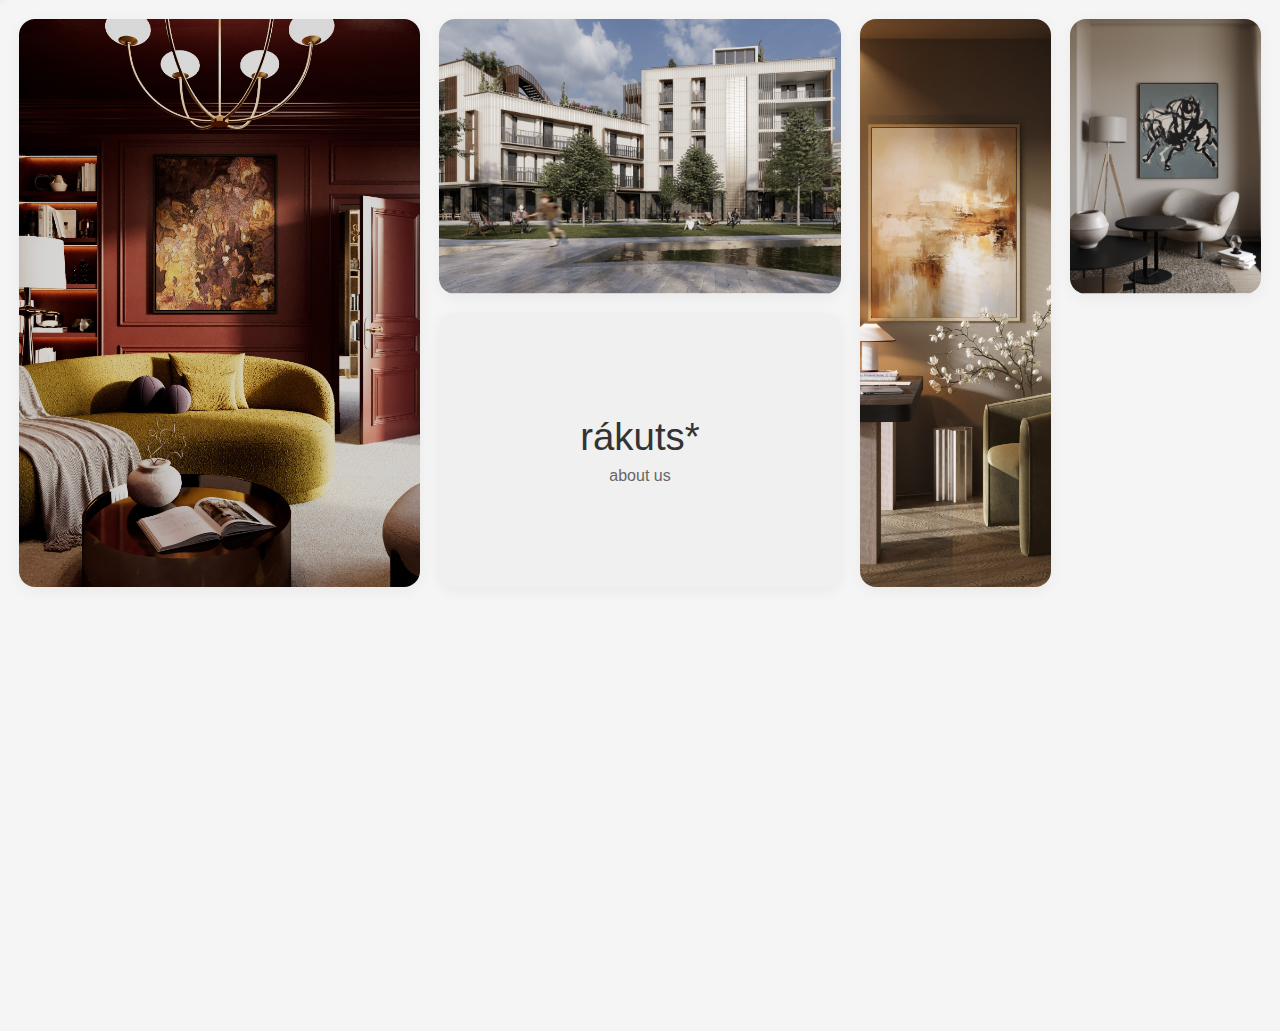
<file: index.html>
<!DOCTYPE html>
<html lang="en">
<head>
    <meta charset="UTF-8">
    <meta name="viewport" content="width=device-width, initial-scale=1.0">
    <title>rákuts - architecture design and visualization studio</title>
    <link rel="icon" href="favicon.svg" type="image/svg+xml">
    <link rel="alternate icon" href="favicon.ico" type="image/x-icon">
    <link rel="stylesheet" href="styles.css">
    <link rel="stylesheet" href="custom-cursor.css">
    <link rel="preconnect" href="https://fonts.googleapis.com">
    <link rel="preconnect" href="https://fonts.gstatic.com" crossorigin>
    <link href="https://fonts.googleapis.com/css2?family=Inter:wght@300;400;500;600;700&display=swap" rel="stylesheet">
</head>
<body>
    <div class="container">
        <div class="bento-grid">
            <!-- Shape 1: Big square occupying points 1.1, 2.1, 1.2 and 2.2 -->
            <div class="bento-item shape-1" data-title="Interior Design" data-description="Lorem ipsum dolor sit amet, consectetur adipiscing elit. Nulla et purus eget erat vulputate pharetra nec ac odio. In hac habitasse platea dictumst. Sed ornare luctus placerat. Donec vel auctor quam. Aliquam et tortor non purus elementum lacinia venenatis eget eros. Phasellus lorem orci, luctus in viverra cursus, vehicula eget nibh. Donec congue magna in augue sodales egestas.">
                <a href="projects/shape1.html" class="full-link"></a>
                <img src="images/1.JPG" alt="Interior Design">
                <div class="overlay">
                    <h3>Project Wonka Chocolate</h3>
                    <p>Year: 2025</p>
                </div>
            </div>
            
            <!-- Shape 2: Rectangle occupying points 3.1 and 4.1 -->
            <div class="bento-item shape-2" data-title="Residential Complex" data-description="Lorem ipsum dolor sit amet, consectetur adipiscing elit. Nulla et purus eget erat vulputate pharetra nec ac odio. In hac habitasse platea dictumst. Sed ornare luctus placerat. Donec vel auctor quam. Aliquam et tortor non purus elementum lacinia venenatis eget eros. Phasellus lorem orci, luctus in viverra cursus, vehicula eget nibh. Donec congue magna in augue sodales egestas.">
                <a href="projects/shape2.html" class="full-link"></a>
                <img src="images/2.PNG" alt="Residential Complex">
                <div class="overlay">
                    <h3>Complex R11</h3>
                    <p>Year: 2023</p>
                </div>
            </div>
            
            <!-- Shape 3: Rectangle occupying points 5.1 and 5.2 -->
            <div class="bento-item shape-3" data-title="Kitchen Design" data-description="Lorem ipsum dolor sit amet, consectetur adipiscing elit. Nulla et purus eget erat vulputate pharetra nec ac odio. In hac habitasse platea dictumst. Sed ornare luctus placerat. Donec vel auctor quam. Aliquam et tortor non purus elementum lacinia venenatis eget eros. Phasellus lorem orci, luctus in viverra cursus, vehicula eget nibh. Donec congue magna in augue sodales egestas.">
                <a href="projects/shape3.html" class="full-link"></a>
                <img src="images/3.JPG" alt="Project Salted Caramel">
                <div class="overlay">
                    <h3>Project Salted Caramel</h3>
                    <p>Year: 2025</p>
                </div>
            </div>
            
            <!-- Shape 4: Square occupying point 6.1 -->
            <div class="bento-item shape-4" data-title="Gallery Space" data-description="Lorem ipsum dolor sit amet, consectetur adipiscing elit. Nulla et purus eget erat vulputate pharetra nec ac odio. In hac habitasse platea dictumst. Sed ornare luctus placerat. Donec vel auctor quam. Aliquam et tortor non purus elementum lacinia venenatis eget eros. Phasellus lorem orci, luctus in viverra cursus, vehicula eget nibh. Donec congue magna in augue sodales egestas.">
                <a href="projects/shape4.html" class="full-link"></a>
                <img src="images/4.PNG" alt="Gallery Space">
                <div class="overlay">
                    <h3>Equestrian Space</h3>
                    <p>Year: 2023</p>
                </div>
            </div>
            
            <!-- Studio Name: Rectangle occupying points 3.2 and 4.2 -->
            <div class="bento-item studio-item" data-title="rákuts*" data-description="about us">
                <a href="about.html" class="full-link"></a>
                <div class="studio-name">
                    <h1>rákuts<span class="blue-asterisk">*</span></h1>
                    <p>about us</p>
                </div>
            </div>
            
            <!-- Shape 5: Square occupying point 1.3 -->
            <div class="bento-item shape-5" data-title="Living Corner" data-description="Lorem ipsum dolor sit amet, consectetur adipiscing elit. Nulla et purus eget erat vulputate pharetra nec ac odio. In hac habitasse platea dictumst. Sed ornare luctus placerat. Donec vel auctor quam. Aliquam et tortor non purus elementum lacinia venenatis eget eros. Phasellus lorem orci, luctus in viverra cursus, vehicula eget nibh. Donec congue magna in augue sodales egestas.">
                <a href="projects/shape5.html" class="full-link"></a>
                <img src="images/5.JPG" alt="Living Corner">
                <div class="overlay">
                    <h3>Project Tropical Paradise</h3>
                    <p>Year: 2025</p>
                </div>
            </div>
            
            <!-- Shape 6: Rectangle occupying points 2.3 and 3.3 -->
            <div class="bento-item shape-6" data-title="Bathroom Design" data-description="Lorem ipsum dolor sit amet, consectetur adipiscing elit. Nulla et purus eget erat vulputate pharetra nec ac odio. In hac habitasse platea dictumst. Sed ornare luctus placerat. Donec vel auctor quam. Aliquam et tortor non purus elementum lacinia venenatis eget eros. Phasellus lorem orci, luctus in viverra cursus, vehicula eget nibh. Donec congue magna in augue sodales egestas.">
                <a href="projects/shape6.html" class="full-link"></a>
                <img src="images/6.PNG" alt="Bathroom Design">
                <div class="overlay">
                    <h3>Villa Savannah</h3>
                    <p>Year: 2024</p>
                </div>
            </div>
            
            <!-- Shape 7: Square occupying point 4.3 -->
            <div class="bento-item shape-7" data-title="Modern Villa" data-description="Lorem ipsum dolor sit amet, consectetur adipiscing elit. Nulla et purus eget erat vulputate pharetra nec ac odio. In hac habitasse platea dictumst. Sed ornare luctus placerat. Donec vel auctor quam. Aliquam et tortor non purus elementum lacinia venenatis eget eros. Phasellus lorem orci, luctus in viverra cursus, vehicula eget nibh. Donec congue magna in augue sodales egestas.">
                <a href="projects/shape7.html" class="full-link"></a>
                <img src="images/7.PNG" alt="Modern Villa">
                <div class="overlay">
                    <h3>Project Scandi</h3>
                    <p>Year: 2024</p>
                </div>
            </div>
            
            <!-- Shape 8: Square occupying point 5.3 -->
            <div class="bento-item shape-8" data-title="Dining Space" data-description="Lorem ipsum dolor sit amet, consectetur adipiscing elit. Nulla et purus eget erat vulputate pharetra nec ac odio. In hac habitasse platea dictumst. Sed ornare luctus placerat. Donec vel auctor quam. Aliquam et tortor non purus elementum lacinia venenatis eget eros. Phasellus lorem orci, luctus in viverra cursus, vehicula eget nibh. Donec congue magna in augue sodales egestas.">
                <a href="projects/shape8.html" class="full-link"></a>
                <img src="images/8.PNG" alt="Dining Space">
                <div class="overlay">
                    <h3>Project Vanilla</h3>
                    <p>Year: 2025</p>
                </div>
            </div>
            
            <!-- Shape 9: Rectangle occupying points 6.2 and 6.3 -->
            <div class="bento-item shape-9" data-title="Spa Bathroom" data-description="Lorem ipsum dolor sit amet, consectetur adipiscing elit. Nulla et purus eget erat vulputate pharetra nec ac odio. In hac habitasse platea dictumst. Sed ornare luctus placerat. Donec vel auctor quam. Aliquam et tortor non purus elementum lacinia venenatis eget eros. Phasellus lorem orci, luctus in viverra cursus, vehicula eget nibh. Donec congue magna in augue sodales egestas.">
                <a href="projects/shape9.html" class="full-link"></a>
                <img src="images/9.PNG" alt="Spa Bathroom">
                <div class="overlay">
                    <h3>Solitude View</h3>
                    <p>Year: 2024</p>
                </div>
            </div>
        </div>
    </div>

    <!-- Mobile-only footer -->
    <footer class="mobile-footer">
        <div class="footer-content">
            <div class="footer-logo">rákuts<span class="blue-asterisk">*</span></div>
            <div class="footer-links">
                <a href="about.html">About</a>
                <a href="javascript:void(0)" id="contact-link">Contact</a>
                <a href="https://www.instagram.com/rakutsarchive" target="_blank">Instagram</a>
            </div>
            <div class="footer-copyright">
                © 2024 rákuts archive. All rights reserved.
            </div>
        </div>
    </footer>

    <!-- Email pop-up -->
    <div id="email-popup" class="email-popup">
        <div class="popup-content">
            <span class="close-popup">&times;</span>
            <h3>Contact</h3>
            <p>rakuts.clients@gmail.com</p>
            <button id="copy-email">Copy Email</button>
        </div>
    </div>

    <div class="page-transition"></div>

    <script src="custom-cursor.js"></script>
    <script src="script.js"></script>
</body>
</html>
</file>
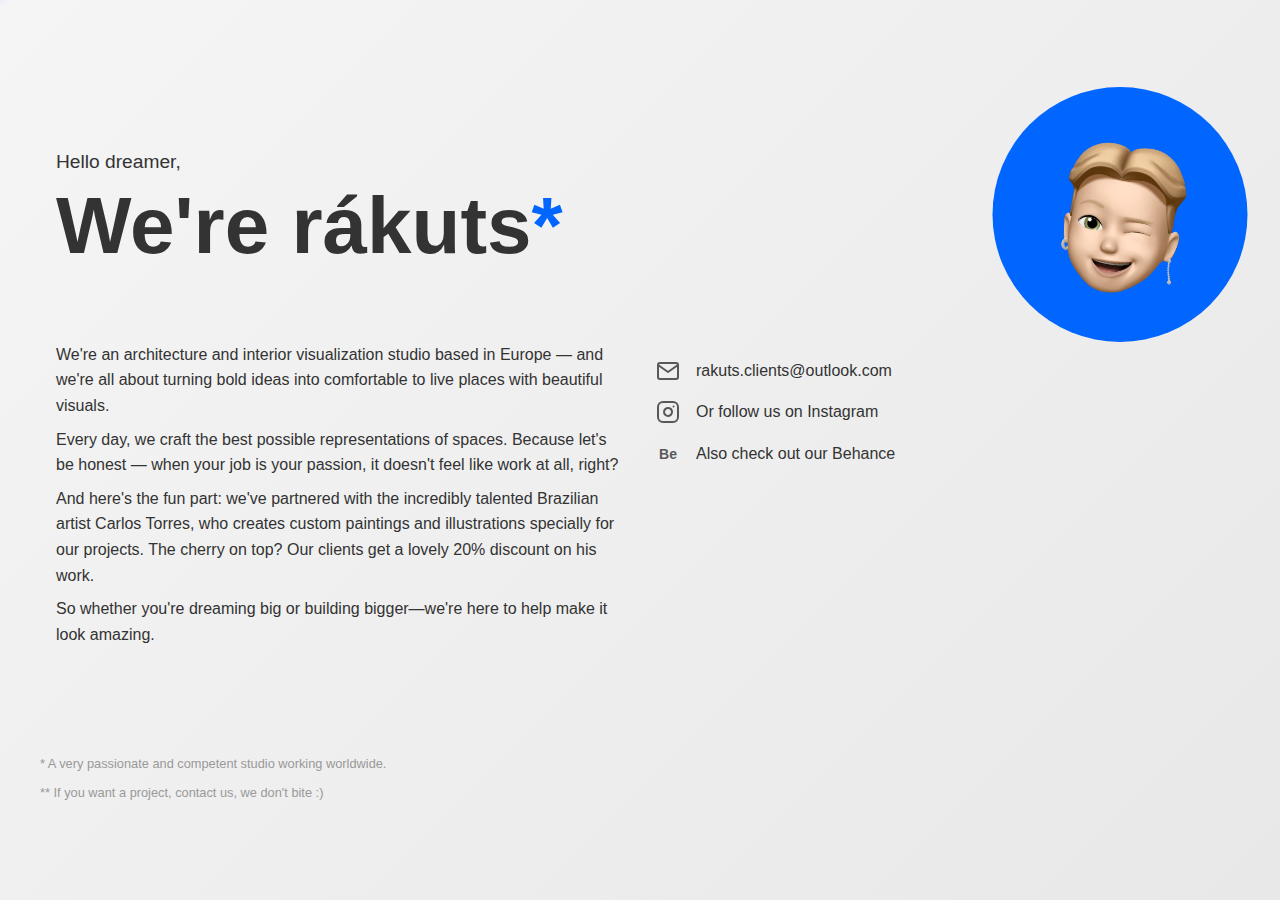
<file: about.html>
<!DOCTYPE html>
<html lang="en">
<head>
    <meta charset="UTF-8">
    <meta name="viewport" content="width=device-width, initial-scale=1.0">
    <title>About - rákuts archive</title>
    <link rel="icon" href="favicon.svg" type="image/svg+xml">
    <link rel="alternate icon" href="favicon.ico" type="image/x-icon">
    <link rel="stylesheet" href="about.css">
    <link rel="stylesheet" href="custom-cursor.css">
    <link rel="preconnect" href="https://fonts.googleapis.com">
    <link rel="preconnect" href="https://fonts.gstatic.com" crossorigin>
    <link href="https://fonts.googleapis.com/css2?family=Inter:wght@300;400;500;600;700&display=swap" rel="stylesheet">
    <style>
        * {
            margin: 0;
            padding: 0;
            box-sizing: border-box;
        }
        
        body {
            font-family: -apple-system, BlinkMacSystemFont, 'SF Pro Display', 'SF Pro Text', sans-serif;
            background-color: #fff;
            color: #333;
            line-height: 1.6;
            max-width: 1400px;
            margin: 0 auto;
            padding: 0 40px;
        }
        
        .grid-container {
            display: grid;
            grid-template-columns: 1fr 1fr;
            grid-template-rows: 1fr auto auto 1fr auto;
            min-height: 95vh;
            align-items: start;
            gap: 0;
            margin: 0;
            padding: 20px 0;
        }
        
        .spacer {
            grid-column: 1 / 3;
            grid-row: 1 / 2;
        }
        
        .grid-cell {
            padding: 1rem;
            display: flex;
            flex-direction: column;
        }
        
        .title {
            grid-column: 1 / 2;
            grid-row: 2 / 3;
            padding-top: 0;
            margin-top: 0;
            align-self: center;
            display: flex;
            flex-direction: column;
            justify-content: center;
        }
        
        .title h1 {
            font-size: 5rem;
            font-weight: 900;
            color: #333;
            line-height: 1;
            font-family: -apple-system, BlinkMacSystemFont, 'SF Pro Display', 'SF Pro Text', sans-serif;
        }
        
        .title span {
            color: #0066ff;
        }
        
        .title .greeting-text {
            font-size: 1.2rem;
            color: #333;
            margin-bottom: 0.5rem;
            font-weight: normal;
            font-family: -apple-system, BlinkMacSystemFont, 'SF Pro Text', 'SF Pro Display', sans-serif;
        }
        
        .memoji-container {
            grid-column: 2 / 3;
            grid-row: 2 / 3;
            display: flex;
            justify-content: flex-end;
            align-items: center;
            align-self: center;
            position: relative;
            width: 255px;
            height: 255px;
            margin-left: 80%;
            transform: translateX(-50%);
        }
        
        .confetti-container {
            position: absolute;
            top: 0;
            left: 0;
            width: 100%;
            height: 100%;
            z-index: 1;
            pointer-events: none;
        }
        
        .memoji-circle {
            position: absolute;
            top: 0;
            left: 0;
            width: 255px;
            height: 255px;
            border-radius: 50%;
            background-color: #0066ff;
            display: flex;
            justify-content: center;
            align-items: center;
            overflow: hidden;
            z-index: 2;
            transition: transform 0.3s ease;
        }
        
        .memoji-circle:hover {
            transform: scale(1.05);
        }
        
        .memoji-circle .memoji-default {
            width: 90%;
            height: 90%;
            object-fit: contain;
            transition: opacity 0.3s ease;
        }
        
        .memoji-circle .memoji-hover {
            position: absolute;
            width: 90%;
            height: 90%;
            object-fit: contain;
            opacity: 0;
            transition: opacity 0.3s ease;
        }
        
        .memoji-circle:hover .memoji-default {
            opacity: 0;
        }
        
        .memoji-circle:hover .memoji-hover {
            opacity: 1;
        }
        
        .confetti {
            position: absolute;
            width: 10px;
            height: 10px;
            opacity: 0;
            transform: translateY(0) rotate(0deg);
            pointer-events: none;
            transition: opacity 0.1s ease;
        }
        
        .memoji-container:hover .confetti {
            animation: confetti-fall 1.5s ease-out forwards;
            opacity: 1;
        }
        
        @keyframes confetti-fall {
            0% {
                transform: translateY(0) rotate(0deg);
                opacity: 1;
            }
            100% {
                transform: translateY(300px) rotate(720deg);
                opacity: 0;
            }
        }
        
        .bio {
            grid-column: 1 / 2;
            grid-row: 3 / 4;
            padding-top: 0;
            padding-bottom: 1rem;
        }
        
        .bio p {
            font-size: 1rem;
            margin-bottom: 0.5rem;
            font-family: -apple-system, BlinkMacSystemFont, 'SF Pro Text', 'SF Pro Display', sans-serif;
        }
        
        .links {
            grid-column: 2 / 3;
            grid-row: 3 / 4;
            padding-top: 1rem;
            display: flex;
            flex-direction: column;
            align-items: flex-start;
        }
        
        .link-item {
            display: flex;
            align-items: center;
            margin-bottom: 1rem;
            text-decoration: none;
            color: #333;
            transition: all 0.3s ease;
        }
        
        .link-item:hover {
            font-weight: 600;
            color: #0066ff;
        }
        
        .link-icon {
            width: 24px;
            margin-right: 1rem;
            opacity: 0.8;
            transition: opacity 0.3s ease;
        }
        
        .link-item:hover .link-icon {
            opacity: 1;
        }
        
        .note {
            grid-column: 1 / 3;
            grid-row: 5 / 6;
            margin-top: 1rem;
            font-size: 0.8rem;
            color: #999;
            align-self: end;
            padding-bottom: 1.5rem;
        }
        
        .note p {
            margin-bottom: 0.5rem;
        }
        
        .footer {
            grid-column: 2 / 3;
            grid-row: 3 / 4;
            align-self: start;
            padding-top: 2rem;
            text-align: right;
            font-size: 0.9rem;
            color: #999;
        }
        
        .footer a {
            color: #999;
            text-decoration: none;
        }
        
        .footer a:hover {
            text-decoration: underline;
        }
        
        .back-link {
            position: fixed;
            bottom: 2rem;
            left: 2rem;
            padding: 0.7rem 1.5rem;
            background-color: #f0f0f0;
            color: #333;
            text-decoration: none;
            border-radius: 8px;
            font-weight: 500;
            transition: background-color 0.3s;
            z-index: 100;
            font-family: -apple-system, BlinkMacSystemFont, 'SF Pro Text', 'SF Pro Display', sans-serif;
        }
        
        .back-link:hover {
            background-color: #e0e0e0;
        }
        
        @media (max-width: 768px) {
            body {
                padding: 0 20px;
            }
            
            .grid-container {
                grid-template-columns: 1fr;
                grid-template-rows: auto auto auto auto auto;
                margin: 20px 0;
            }
            
            .title, .bio, .links, .note {
                grid-column: 1 / 2;
            }
            
            .title h1 {
                font-size: 3.5rem;
            }
            
            .links {
                grid-row: 4 / 5;
            }
            
            .note {
                grid-row: 5 / 6;
            }
            
            .footer {
                grid-column: 1 / 2;
                grid-row: 3 / 4;
                align-self: start;
                text-align: left;
                padding-top: 0;
                padding-bottom: 1rem;
            }
            
            /* Specific memoji container styles for mobile */
            .memoji-container {
                grid-column: 1 / 1;
                grid-row: 1 / 1;
                display: flex;
                justify-content: flex-end;
                align-items: center;
                align-self: center;
                position: relative;
                width: 255px;
                height: 270px;
                margin-left: 50%;
                transform: translateX(-50%);
            }
            
            .memoji-circle {
                width: 255px;
                height: 255px;
                top: 50%;
                left: 50%;
                transform: translate(-50%, -50%);
            }
            
            /* Prevent circle from moving on hover/click in mobile */
            .memoji-circle:hover {
                transform: translate(-50%, -50%);
            }
            
            /* Still show hover effects for the images */
            .memoji-circle:hover .memoji-default,
            .memoji-circle:hover .memoji-hover {
                /* Keep these effects */
            }
            
            /* Back button mobile styles */
            .back-link {
                bottom: 1.5rem;
                left: 50%;
                transform: translateX(-50%);
                padding: 0.6rem 1.2rem;
                font-size: 0.9rem;
                border-radius: 25px;
                width: auto;
                min-width: 140px;
                text-align: center;
                box-shadow: 0 2px 8px rgba(0, 0, 0, 0.1);
            }
        }
        
        @media (max-width: 480px) {
            .grid-cell {
                padding: 1.5rem;
            }
            
            .title h1 {
                font-size: 2.5rem;
            }
        }
        
        /* Styles for email copy functionality */
        .copy-message {
            position: fixed;
            left: 50%;
            top: 50%;
            transform: translate(-50%, -50%);
            background-color: #0066ff;
            color: white;
            padding: 10px 20px;
            border-radius: 5px;
            font-weight: 500;
            opacity: 0;
            pointer-events: none;
            transition: opacity 0.3s ease;
            z-index: 9999;
            font-family: -apple-system, BlinkMacSystemFont, 'SF Pro Text', 'SF Pro Display', sans-serif;
            box-shadow: 0 4px 15px rgba(0, 0, 0, 0.1);
        }
        
        .copy-message.show {
            opacity: 1;
            animation: fadeInOut 1.5s ease forwards;
        }
        
        @keyframes fadeInOut {
            0% { opacity: 0; transform: translate(-50%, -50%) scale(0.9); }
            15% { opacity: 1; transform: translate(-50%, -50%) scale(1); }
            85% { opacity: 1; transform: translate(-50%, -50%) scale(1); }
            100% { opacity: 0; transform: translate(-50%, -50%) scale(0.9); }
        }
        
        /* Make the email item appear more clickable */
        .email-link {
            cursor: pointer;
        }
        
        .email-link:hover {
            font-weight: 600;
            color: #0066ff;
        }
        
        .behance-icon {
            font-family: -apple-system, BlinkMacSystemFont, 'SF Pro Display', 'SF Pro Text', sans-serif;
            font-weight: bold;
            font-size: 14px;
            width: 24px;
            height: 24px;
            display: flex;
            align-items: center;
            justify-content: center;
            color: #333;
            margin-right: 1rem;
            opacity: 0.8;
            transition: opacity 0.3s ease;
        }
        
        .link-item:hover .behance-icon {
            opacity: 1;
            color: #0066ff;
        }
    </style>
</head>
<body>
    <div class="grid-container">
        <div class="spacer"></div>
        
        <div class="grid-cell title">
            <p class="greeting-text">Hello dreamer,</p>
            <h1>We're rákuts<span>*</span></h1>
        </div>
        
        <div class="memoji-container">
            <div class="confetti-container" id="confetti-container"></div>
            <div class="memoji-circle">
                <img src="images/memoji.png" alt="Memoji" class="memoji-default">
                <img src="images/memoji2.png" alt="Memoji Hover" class="memoji-hover">
            </div>
        </div>
        
        <div class="grid-cell bio">
            <p>We're an architecture and interior visualization studio based in Europe — and we're all about turning bold ideas into comfortable to live places with beautiful visuals.</p>
            <p>Every day, we craft the best possible representations of spaces. Because let's be honest — when your job is your passion, it doesn't feel like work at all, right?
            <p>And here's the fun part: we've partnered with the incredibly talented Brazilian artist Carlos Torres, who creates custom paintings and illustrations specially for our projects. The cherry on top? Our clients get a lovely 20% discount on his work.</p>
            <p>So whether you're dreaming big or building bigger—we're here to help make it look amazing.</p>
        </div>
        
        <div class="grid-cell links">
            <a href="mailto:rakuts.clients@outlook.com" class="link-item email-link">
                <svg class="link-icon" xmlns="http://www.w3.org/2000/svg" viewBox="0 0 24 24" fill="none" stroke="currentColor" stroke-width="2" stroke-linecap="round" stroke-linejoin="round">
                    <path d="M4 4h16c1.1 0 2 .9 2 2v12c0 1.1-.9 2-2 2H4c-1.1 0-2-.9-2-2V6c0-1.1.9-2 2-2z"></path>
                    <polyline points="22,6 12,13 2,6"></polyline>
                </svg>
                rakuts.clients@outlook.com
            </a>
            
            <a href="https://www.instagram.com/rakutsarchive" class="link-item" target="_blank">
                <svg class="link-icon" xmlns="http://www.w3.org/2000/svg" viewBox="0 0 24 24" fill="none" stroke="currentColor" stroke-width="2" stroke-linecap="round" stroke-linejoin="round">
                    <rect x="2" y="2" width="20" height="20" rx="5" ry="5"></rect>
                    <path d="M16 11.37A4 4 0 1 1 12.63 8 4 4 0 0 1 16 11.37z"></path>
                    <line x1="17.5" y1="6.5" x2="17.51" y2="6.5"></line>
                </svg>
                Or follow us on Instagram
            </a>
            
            <a href="https://www.behance.net/romanrakuts" class="link-item" target="_blank">
                <div class="link-icon behance-icon">Be</div>
                Also check out our Behance
            </a>
        </div>
        
        <div class="note">
            <p>* A very passionate and competent studio working worldwide.</p>
            <p>** If you want a project, contact us, we don't bite :)</p>
        </div>
    </div>
    
    <a href="index.html" class="back-link">Back to Portfolio</a>
    
    <div class="copy-message" id="copy-message">Email copied!</div>
    
    <script src="custom-cursor.js"></script>
    <script>
        // Create confetti elements
        const confettiContainer = document.getElementById('confetti-container');
        const confettiColors = ['#FFC700', '#FF0055', '#0066FF', '#44DD00', '#FF4422', '#9D00FF'];
        const confettiCount = 60;
        
        for (let i = 0; i < confettiCount; i++) {
            const confetti = document.createElement('div');
            confetti.classList.add('confetti');
            
            // Random position around the circle
            const angle = Math.random() * 360;
            const distance = 110 + Math.random() * 60;
            const x = Math.cos(angle * Math.PI / 180) * distance + 127;
            const y = Math.sin(angle * Math.PI / 180) * distance + 127;
            
            confetti.style.left = `${x}px`;
            confetti.style.top = `${y}px`;
            
            // Random size
            const size = 5 + Math.random() * 10;
            confetti.style.width = `${size}px`;
            confetti.style.height = `${size}px`;
            
            // Random color
            const color = confettiColors[Math.floor(Math.random() * confettiColors.length)];
            confetti.style.backgroundColor = color;
            
            // Random shape
            const shapes = ['circle', 'square', 'triangle'];
            const shape = shapes[Math.floor(Math.random() * shapes.length)];
            if (shape === 'circle') {
                confetti.style.borderRadius = '50%';
            } else if (shape === 'triangle') {
                confetti.style.width = '0';
                confetti.style.height = '0';
                confetti.style.backgroundColor = 'transparent';
                confetti.style.borderLeft = `${size/2}px solid transparent`;
                confetti.style.borderRight = `${size/2}px solid transparent`;
                confetti.style.borderBottom = `${size}px solid ${color}`;
            }
            
            // Random animation delay
            confetti.style.animationDelay = `${Math.random() * 0.5}s`;
            
            confettiContainer.appendChild(confetti);
        }
        
        // Email copy to clipboard functionality
        document.addEventListener('DOMContentLoaded', function() {
            const emailLink = document.querySelector('.email-link');
            const copyMessage = document.getElementById('copy-message');
            
            emailLink.addEventListener('click', function(e) {
                // Prevent default mailto: behavior
                e.preventDefault();
                
                // Get the email text
                const email = 'rakuts.clients@outlook.com';
                
                // Copy to clipboard
                navigator.clipboard.writeText(email).then(function() {
                    // Show success message
                    copyMessage.classList.add('show');
                    
                    // Hide message after animation completes
                    setTimeout(function() {
                        copyMessage.classList.remove('show');
                    }, 1500);
                })
                .catch(function(err) {
                    console.error('Could not copy text: ', err);
                    // Fall back to mailto if clipboard fails
                    window.location.href = 'mailto:' + email;
                });
            });
        });
    </script>
</body>
</html>
</file>
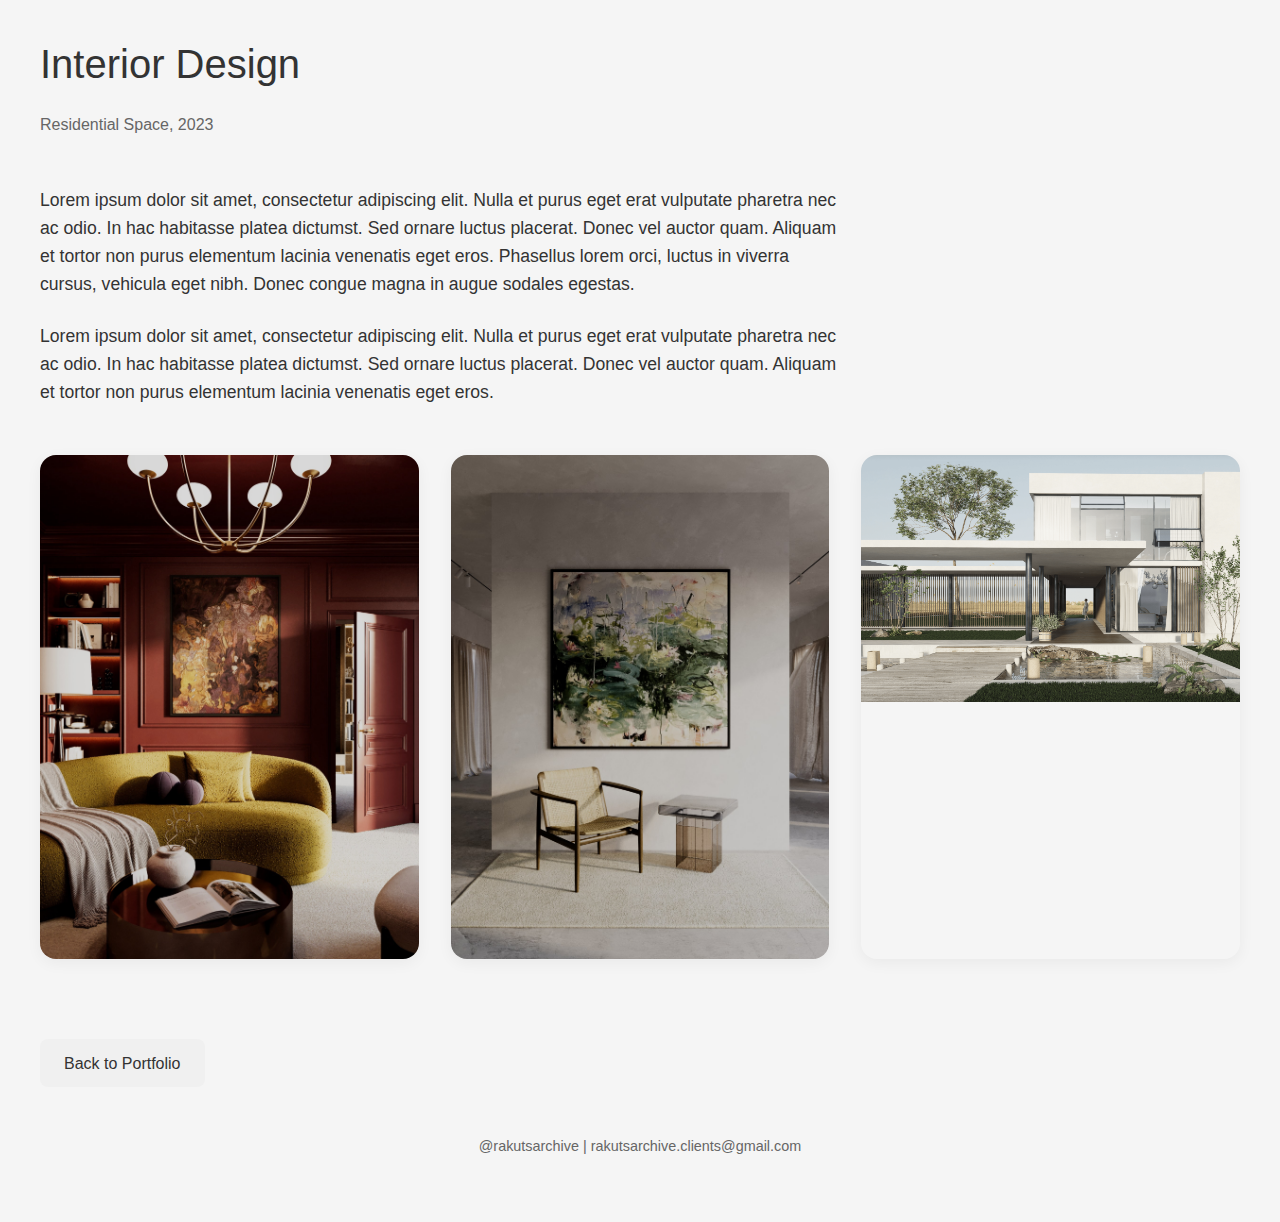
<file: projects/interior-design.html>
<!DOCTYPE html>
<html lang="en">
<head>
    <meta charset="UTF-8">
    <meta name="viewport" content="width=device-width, initial-scale=1.0">
    <title>Interior Design - rákuts archive</title>
    <style>
        * {
            margin: 0;
            padding: 0;
            box-sizing: border-box;
        }
        
        body {
            font-family: Helvetica, Arial, sans-serif;
            background-color: #f5f5f5;
            color: #333;
            line-height: 1.6;
            padding: 2rem;
        }
        
        .container {
            max-width: 1200px;
            margin: 0 auto;
        }
        
        header {
            margin-bottom: 3rem;
        }
        
        h1 {
            font-size: 2.5rem;
            margin-bottom: 1rem;
            font-weight: 500;
        }
        
        .meta {
            color: #666;
            margin-bottom: 2rem;
        }
        
        .description {
            max-width: 800px;
            margin-bottom: 3rem;
        }
        
        p {
            margin-bottom: 1.5rem;
            font-size: 1.1rem;
        }
        
        .images {
            display: grid;
            grid-template-columns: repeat(auto-fit, minmax(300px, 1fr));
            gap: 2rem;
            margin-bottom: 3rem;
        }
        
        .image-container {
            border-radius: 16px;
            overflow: hidden;
            box-shadow: 0 4px 15px rgba(0, 0, 0, 0.05);
        }
        
        .image-container img {
            width: 100%;
            height: auto;
            display: block;
        }
        
        .back-button {
            display: inline-block;
            margin-top: 2rem;
            padding: 0.7rem 1.5rem;
            background-color: #f0f0f0;
            color: #333;
            text-decoration: none;
            border-radius: 8px;
            font-weight: 500;
            transition: background-color 0.3s;
        }
        
        .back-button:hover {
            background-color: #e0e0e0;
        }
        
        .footer {
            margin-top: 3rem;
            text-align: center;
            color: #666;
            font-size: 0.9rem;
            padding-bottom: 2rem;
        }
        
        .footer a {
            color: #666;
            text-decoration: none;
        }
        
        .footer a:hover {
            text-decoration: underline;
        }
    </style>
</head>
<body>
    <div class="container">
        <header>
            <h1>Interior Design</h1>
            <div class="meta">Residential Space, 2023</div>
        </header>
        
        <div class="description">
            <p>Lorem ipsum dolor sit amet, consectetur adipiscing elit. Nulla et purus eget erat vulputate pharetra nec ac odio. In hac habitasse platea dictumst. Sed ornare luctus placerat. Donec vel auctor quam. Aliquam et tortor non purus elementum lacinia venenatis eget eros. Phasellus lorem orci, luctus in viverra cursus, vehicula eget nibh. Donec congue magna in augue sodales egestas.</p>
            
            <p>Lorem ipsum dolor sit amet, consectetur adipiscing elit. Nulla et purus eget erat vulputate pharetra nec ac odio. In hac habitasse platea dictumst. Sed ornare luctus placerat. Donec vel auctor quam. Aliquam et tortor non purus elementum lacinia venenatis eget eros.</p>
        </div>
        
        <div class="images">
            <div class="image-container">
                <img src="../images/1.JPG" alt="Interior Design">
            </div>
            <div class="image-container">
                <img src="../images/5.JPG" alt="Interior Design Detail">
            </div>
            <div class="image-container">
                <img src="../images/6.PNG" alt="Interior Design Elements">
            </div>
        </div>
        
        <a href="../index.html" class="back-button">Back to Portfolio</a>
        
        <div class="footer">
            <a href="https://www.instagram.com/rakutsarchive" target="_blank">@rakutsarchive</a> | 
            <a href="mailto:rakutsarchive.clients@gmail.com">rakutsarchive.clients@gmail.com</a>
        </div>
    </div>
</body>
</html>
</file>
<file: styles.css>
* {
    margin: 0;
    padding: 0;
    box-sizing: border-box;
}

html, body {
    width: 100%;
    height: 100%;
    overflow: hidden;
}

body {
    font-family: Helvetica, Arial, sans-serif;
    background-color: #f5f5f5;
    color: #333;
    min-height: 100vh;
    padding: 0;
    overflow-x: hidden;
}

.container {
    width: 100vw;
    height: 100vh;
    padding: 0;
    display: flex;
    align-items: center;
    justify-content: center;
    overflow: hidden;
}

.bento-grid {
    display: grid;
    grid-template-columns: repeat(6, 1fr);
    grid-auto-rows: minmax(0, 1fr);
    gap: 1.2rem;
    width: 100vw;
    height: 100vh;
    max-width: none;
    margin: 0;
    padding: 1.2rem;
}

.bento-item {
    position: relative;
    border-radius: 16px;
    overflow: hidden;
    background-color: #fff;
    box-shadow: 0 4px 15px rgba(0, 0, 0, 0.05);
    transition: all 0.3s ease-in-out;
    min-height: 0;
}

.bento-item:hover {
    transform: scale(1.03);
    box-shadow: 0 8px 25px rgba(0, 0, 0, 0.1);
    z-index: 2;
}

.bento-item img {
    width: 100%;
    height: 100%;
    object-fit: cover;
    display: block;
}

/* Shape 1: Big square occupying points 1.1, 2.1, 1.2 and 2.2 */
.shape-1 {
    grid-column: 1 / 3;
    grid-row: 1 / 3;
}

/* Shape 2: Rectangle occupying points 3.1 and 4.1 */
.shape-2 {
    grid-column: 3 / 5;
    grid-row: 1 / 2;
}

/* Shape 3: Rectangle occupying points 5.1 and 5.2 */
.shape-3 {
    grid-column: 5 / 6;
    grid-row: 1 / 3;
}

/* Shape 4: Square occupying point 6.1 */
.shape-4 {
    grid-column: 6 / 7;
    grid-row: 1 / 2;
}

/* Studio Name: Rectangle occupying points 3.2 and 4.2 */
.studio-item {
    grid-column: 3 / 5;
    grid-row: 2 / 3;
    display: flex;
    align-items: center;
    justify-content: center;
    background-color: #f0f0f0;
    text-align: center;
}

/* Shape 5: Square occupying point 1.3 */
.shape-5 {
    grid-column: 1 / 2;
    grid-row: 3 / 4;
}

/* Shape 6: Rectangle occupying points 2.3 and 3.3 */
.shape-6 {
    grid-column: 2 / 4;
    grid-row: 3 / 4;
}

/* Shape 7: Square occupying point 4.3 */
.shape-7 {
    grid-column: 4 / 5;
    grid-row: 3 / 4;
}

/* Shape 8: Square occupying point 5.3 */
.shape-8 {
    grid-column: 5 / 6;
    grid-row: 3 / 4;
}

/* Shape 9: Rectangle occupying points 6.2 and 6.3 */
.shape-9 {
    grid-column: 6 / 7;
    grid-row: 2 / 4;
}

.studio-name {
    display: flex;
    flex-direction: column;
    align-items: center;
    justify-content: center;
    text-align: center;
    width: 100%;
    height: 100%;
    padding: 1rem;
}

.studio-name h1 {
    font-size: clamp(1.5rem, 3vw, 2.5rem);
    font-weight: 500;
    color: #333;
    margin-bottom: 0.5rem;
    cursor: pointer;
}

.studio-name p {
    font-size: clamp(0.8rem, 1.5vw, 1rem);
    color: #666;
    cursor: pointer;
}

.studio-name a {
    text-decoration: none;
    color: inherit;
}

.overlay {
    position: absolute;
    bottom: 0;
    left: 0;
    right: 0;
    background-color: rgba(255, 255, 255, 0.85);
    padding: 1rem;
    transform: translateY(100%);
    transition: transform 0.3s ease;
}

.bento-item:hover .overlay {
    transform: translateY(0);
}

.overlay h3 {
    margin-bottom: 0.5rem;
    font-weight: 500;
    font-size: clamp(0.9rem, 1.5vw, 1.1rem);
}

.overlay p {
    font-size: clamp(0.75rem, 1vw, 0.85rem);
    color: #666;
    line-height: 1.5;
}

.email-footer {
    position: fixed;
    bottom: 10px;
    left: 0;
    right: 0;
    text-align: center;
    z-index: 10;
    font-size: 0.9rem;
    color: #666;
    padding: 0.5rem;
}

.email-footer a {
    color: #666;
    text-decoration: none;
}

.email-footer a:hover {
    text-decoration: underline;
}

.project-link {
    position: absolute;
    top: 0;
    left: 0;
    width: 100%;
    height: 100%;
    z-index: 1;
}

.bento-item:hover .project-link {
    z-index: 0;
}

/* Responsive adjustments */
@media (max-width: 1400px) {
    .container, .bento-grid {
        height: 100vh;
        width: 100vw;
    }
}

@media (max-width: 1024px) {
    html, body {
        overflow: auto;
    }
    
    .container {
        height: auto;
        overflow: visible;
    }
    
    .bento-grid {
        height: auto;
        width: 100%;
        padding: 1rem;
        gap: 1rem;
        grid-template-rows: repeat(3, minmax(140px, auto));
    }
}

@media (max-width: 768px) {
    .bento-grid {
        grid-template-columns: repeat(3, 1fr);
        grid-template-rows: auto;
        gap: 0.8rem;
    }

    .shape-1 {
        grid-column: 1 / 3;
        grid-row: 1 / 3;
    }

    .shape-2 {
        grid-column: 3 / 4;
        grid-row: 1 / 2;
    }

    .shape-3 {
        grid-column: 3 / 4;
        grid-row: 2 / 4;
    }

    .shape-4 {
        grid-column: 1 / 2;
        grid-row: 3 / 4;
    }

    .studio-item {
        grid-column: 2 / 3;
        grid-row: 3 / 4;
    }

    .shape-5 {
        grid-column: 1 / 2;
        grid-row: 4 / 5;
    }

    .shape-6 {
        grid-column: 2 / 4;
        grid-row: 4 / 5;
    }

    .shape-7 {
        grid-column: 1 / 2;
        grid-row: 5 / 6;
    }

    .shape-8 {
        grid-column: 2 / 3;
        grid-row: 5 / 6;
    }

    .shape-9 {
        grid-column: 3 / 4;
        grid-row: 5 / 7;
    }
}

@media (max-width: 576px) {
    .bento-grid {
        grid-template-columns: repeat(2, 1fr);
        gap: 0.7rem;
        padding: 0.7rem;
    }

    .shape-1 {
        grid-column: 1 / 3;
        grid-row: 1 / 2;
    }

    .shape-2 {
        grid-column: 1 / 3;
        grid-row: 2 / 3;
    }

    .shape-3 {
        grid-column: 1 / 2;
        grid-row: 3 / 5;
    }

    .shape-4 {
        grid-column: 2 / 3;
        grid-row: 3 / 4;
    }

    .studio-item {
        grid-column: 2 / 3;
        grid-row: 4 / 5;
    }

    .shape-5 {
        grid-column: 1 / 2;
        grid-row: 5 / 6;
    }

    .shape-6 {
        grid-column: 2 / 3;
        grid-row: 5 / 6;
    }

    .shape-7 {
        grid-column: 1 / 2;
        grid-row: 6 / 7;
    }

    .shape-8 {
        grid-column: 2 / 3;
        grid-row: 6 / 7;
    }

    .shape-9 {
        grid-column: 1 / 3;
        grid-row: 7 / 8;
    }
}

@media (max-width: 480px) {
    .bento-grid {
        grid-template-columns: 1fr;
        gap: 0.6rem;
        padding: 0.6rem;
    }
    
    .shape-1, .shape-2, .shape-3, .shape-4, .shape-5,
    .shape-6, .shape-7, .shape-8, .shape-9, .studio-item {
        grid-column: 1;
        grid-row: auto;
    }
    
    .bento-item {
        min-height: 180px;
    }
}
</file>
<file: custom-cursor.css>
/* Custom cursor styles */
.custom-cursor {
    position: fixed;
    top: 0;
    left: 0;
    z-index: 9999;
    pointer-events: none;
    opacity: 1;
    transition: opacity 0.2s ease;
    font-family: -apple-system, BlinkMacSystemFont, 'SF Pro Display', 'SF Pro Text', sans-serif;
    font-size: 36px;
    color: #0066ff;
    text-shadow: 0 0 10px rgba(0, 102, 255, 0.3);
    transform: translate(-50%, -50%);
}

/* Hide default cursor when custom cursor is active */
body.custom-cursor-active {
    cursor: none;
}

/* Make sure links and other interactive elements keep their cursor behavior */
.custom-cursor-active a,
.custom-cursor-active button,
.custom-cursor-active input,
.custom-cursor-active textarea,
.custom-cursor-active select,
.custom-cursor-active [role="button"],
.custom-cursor-active .bento-item {
    cursor: none;
}

/* Optional: when cursor is over clickable elements, change the asterisk color */
.custom-cursor.clickable {
    color: #0080ff;
    text-shadow: 0 0 10px rgba(0, 102, 255, 0.6);
}

/* Disable custom cursor on mobile devices */
@media (hover: none) and (pointer: coarse), (max-width: 768px) {
    .custom-cursor {
        display: none !important;
    }
    
    body.custom-cursor-active {
        cursor: auto !important;
    }
    
    .custom-cursor-active a,
    .custom-cursor-active button,
    .custom-cursor-active input,
    .custom-cursor-active textarea,
    .custom-cursor-active select,
    .custom-cursor-active [role="button"],
    .custom-cursor-active .bento-item {
        cursor: pointer !important;
    }
}
</file>
<file: about.css>
/* about.css - Styles for the about me page with pop-up animations */

/* Import Apple font alternatives since SF Pro is not available as a web font */
@import url('https://fonts.googleapis.com/css2?family=Inter:wght@300;400;500;600;700&display=swap');

/* Base styles */
body {
    font-family: -apple-system, BlinkMacSystemFont, 'SF Pro Display', 'SF Pro Text', 'Inter', 'Helvetica Neue', Helvetica, Arial, sans-serif;
    background-color: #f5f5f5;
    background-image: linear-gradient(135deg, #f5f5f5 0%, #e8e8e8 100%);
    color: #333;
    min-height: 100vh;
    padding: 0;
    margin: 0;
    overflow-x: hidden;
}

/* Container for about page content */
.about-container {
    max-width: 1200px;
    margin: 2rem auto;
    padding: 2rem;
    opacity: 0;
    transform: scale(0.9);
    animation: popIn 0.8s cubic-bezier(0.175, 0.885, 0.32, 1.275) forwards;
    animation-delay: 0.3s;
}

/* Pop-in animation */
@keyframes popIn {
    0% {
        opacity: 0;
        transform: scale(0.9);
    }
    70% {
        opacity: 1;
        transform: scale(1.03);
    }
    100% {
        opacity: 1;
        transform: scale(1);
    }
}

/* Header section */
.about-header {
    text-align: center;
    margin-bottom: 3rem;
    position: relative;
}

.about-header h1 {
    font-size: 3.5rem;
    margin-bottom: 1rem;
    opacity: 0;
    transform: scale(0.9);
    animation: popIn 0.8s cubic-bezier(0.175, 0.885, 0.32, 1.275) forwards;
    animation-delay: 0.5s;
    font-family: -apple-system, BlinkMacSystemFont, 'SF Pro Display', 'SF Pro Text', 'Inter', 'Helvetica Neue', Helvetica, Arial, sans-serif;
    font-weight: 600;
}

.about-header h1 .blue-asterisk {
    color: #0066ff;
    display: inline-block;
    opacity: 0;
    transform: scale(0);
    animation: popIn 0.6s cubic-bezier(0.175, 0.885, 0.32, 1.275) forwards;
    animation-delay: 0.8s;
}

.about-header p {
    font-size: 1.2rem;
    color: #666;
    max-width: 700px;
    margin: 0 auto;
    opacity: 0;
    transform: scale(0.9);
    animation: popIn 0.8s cubic-bezier(0.175, 0.885, 0.32, 1.275) forwards;
    animation-delay: 0.7s;
    font-family: -apple-system, BlinkMacSystemFont, 'SF Pro Text', 'SF Pro Display', 'Inter', 'Helvetica Neue', Helvetica, Arial, sans-serif;
    font-weight: 400;
}

/* Content sections */
.about-section {
    background-color: white;
    border-radius: 16px;
    padding: 2rem;
    margin-bottom: 2rem;
    box-shadow: 0 4px 15px rgba(0, 0, 0, 0.05);
    opacity: 0;
    transform: scale(0.95);
    animation: popIn 0.8s cubic-bezier(0.175, 0.885, 0.32, 1.275) forwards;
}

/* Staggered animations for sections */
.about-section:nth-child(1) { animation-delay: 0.9s; }
.about-section:nth-child(2) { animation-delay: 1.1s; }
.about-section:nth-child(3) { animation-delay: 1.3s; }
.about-section:nth-child(4) { animation-delay: 1.5s; }

.about-section h2 {
    font-size: 1.8rem;
    margin-bottom: 1.5rem;
    color: #333;
    opacity: 0;
    transform: scale(0.95);
    animation: popIn 0.7s cubic-bezier(0.175, 0.885, 0.32, 1.275) forwards;
    font-family: -apple-system, BlinkMacSystemFont, 'SF Pro Display', 'SF Pro Text', 'Inter', 'Helvetica Neue', Helvetica, Arial, sans-serif;
    font-weight: 600;
}

.about-section:nth-child(1) h2 { animation-delay: 1.1s; }
.about-section:nth-child(2) h2 { animation-delay: 1.3s; }
.about-section:nth-child(3) h2 { animation-delay: 1.5s; }
.about-section:nth-child(4) h2 { animation-delay: 1.7s; }

.about-section p {
    line-height: 1.6;
    margin-bottom: 1rem;
    color: #555;
    opacity: 0;
    transform: scale(0.98);
    animation: popIn 0.6s cubic-bezier(0.175, 0.885, 0.32, 1.275) forwards;
}

.about-section:nth-child(1) p { animation-delay: 1.2s; }
.about-section:nth-child(2) p { animation-delay: 1.4s; }
.about-section:nth-child(3) p { animation-delay: 1.6s; }
.about-section:nth-child(4) p { animation-delay: 1.8s; }

/* Team/skills grid */
.about-grid {
    display: grid;
    grid-template-columns: repeat(auto-fill, minmax(250px, 1fr));
    gap: 1.5rem;
    margin-top: 2rem;
}

.about-grid-item {
    background-color: #f8f8f8;
    padding: 1.5rem;
    border-radius: 12px;
    opacity: 0;
    transform: scale(0.8);
    animation: popGrid 0.6s cubic-bezier(0.175, 0.885, 0.32, 1.275) forwards;
}

/* Staggered grid items with pop effect */
.about-grid-item:nth-child(1) { animation-delay: 1.3s; }
.about-grid-item:nth-child(2) { animation-delay: 1.4s; }
.about-grid-item:nth-child(3) { animation-delay: 1.5s; }
.about-grid-item:nth-child(4) { animation-delay: 1.6s; }
.about-grid-item:nth-child(5) { animation-delay: 1.7s; }
.about-grid-item:nth-child(6) { animation-delay: 1.8s; }

.about-grid-item h3 {
    margin-top: 0;
    opacity: 0;
    transform: scale(0.9);
    animation: popIn 0.6s cubic-bezier(0.175, 0.885, 0.32, 1.275) forwards;
}

.about-grid-item:nth-child(1) h3 { animation-delay: 1.35s; }
.about-grid-item:nth-child(2) h3 { animation-delay: 1.45s; }
.about-grid-item:nth-child(3) h3 { animation-delay: 1.55s; }
.about-grid-item:nth-child(4) h3 { animation-delay: 1.65s; }
.about-grid-item:nth-child(5) h3 { animation-delay: 1.75s; }
.about-grid-item:nth-child(6) h3 { animation-delay: 1.85s; }

.about-grid-item p {
    opacity: 0;
    transform: scale(0.95);
    animation: popIn 0.6s cubic-bezier(0.175, 0.885, 0.32, 1.275) forwards;
}

.about-grid-item:nth-child(1) p { animation-delay: 1.4s; }
.about-grid-item:nth-child(2) p { animation-delay: 1.5s; }
.about-grid-item:nth-child(3) p { animation-delay: 1.6s; }
.about-grid-item:nth-child(4) p { animation-delay: 1.7s; }
.about-grid-item:nth-child(5) p { animation-delay: 1.8s; }
.about-grid-item:nth-child(6) p { animation-delay: 1.9s; }

/* Pop grid animation - using the same popIn animation for consistency */
@keyframes popGrid {
    0% {
        opacity: 0;
        transform: scale(0.8);
    }
    70% {
        opacity: 1;
        transform: scale(1.03);
    }
    100% {
        opacity: 1;
        transform: scale(1);
    }
}

/* Back button */
.back-button {
    display: inline-block;
    position: fixed;
    bottom: 2rem;
    left: 2rem;
    padding: 0.8rem 1.5rem;
    background-color: white;
    color: #333;
    text-decoration: none;
    border-radius: 30px;
    box-shadow: 0 4px 15px rgba(0, 0, 0, 0.1);
    transition: all 0.3s ease;
    opacity: 0;
    transform: scale(0.9);
    animation: popIn 0.6s cubic-bezier(0.175, 0.885, 0.32, 1.275) forwards;
    animation-delay: 2s;
    font-family: -apple-system, BlinkMacSystemFont, 'SF Pro Text', 'SF Pro Display', 'Inter', 'Helvetica Neue', Helvetica, Arial, sans-serif;
    font-weight: 500;
}

.back-button:hover {
    transform: translateY(-2px) scale(1.03);
    box-shadow: 0 6px 20px rgba(0, 0, 0, 0.15);
}

/* Mobile styles */
@media screen and (max-width: 768px) {
    .about-container {
        max-width: 100%;
        margin: 0 auto;
        padding: 1rem;
        display: flex;
        flex-direction: column;
        align-items: center;
    }

    .grid-container {
        display: flex;
        flex-direction: column;
        padding: 1rem;
        gap: 2rem;
        width: 100%;
    }

    .memoji-container {
        width: 200px;
        height: 200px;
        margin: 0 auto;
        position: relative;
        grid-column: 1 / -1;
        grid-row: auto;
    }

    .memoji-circle {
        width: 255px;
        height: 255px;
        top: 50%;
        left: 0%;
        transform: translate(-50%, -50%);
    }

    .confetti-container {
        position: absolute;
        top: 0;
        left: 50%;
        transform: translateX(-50%);
        width: 200px;
        height: 200px;
    }

    .title {
        text-align: center;
        margin-bottom: 2rem;
        grid-column: 1 / -1;
    }

    .title h1 {
        font-size: 3rem;
    }

    .bio, .services, .links {
        width: 100%;
        padding: 1rem;
        grid-column: 1 / -1;
    }

    .links {
        align-items: center;
    }

    .back-button {
        left: 50%;
        transform: translateX(-50%);
    }

    /* Make circle and confetti smaller */
    .about-header::before {  /* Confetti element */
        transform: scale(0.35);  /* 50% smaller than previous mobile size */
        top: -50px;  /* Adjust position as needed */
        position: absolute;
    }

    .about-header img {  /* Circle image */
        width: 100px;  /* 50% of previous 200px */
        height: 100px;  /* 50% of previous 200px */
        margin-bottom: 0;  /* Remove bottom margin as we're using container spacing */
        position: relative;
        z-index: 2; /* Ensure circle is above confetti */
    }

    /* Adjust header section for mobile */
    .about-header {
        text-align: center;
        margin-top: 0;
        width: 100%;
        display: flex;
        flex-direction: column;
        align-items: center;
        position: relative;
    }

    /* Content grid starts after circle */
    .about-grid {
        margin-top: 1rem;
        width: 100%;
    }

    /* Animation adjustments */
    .about-header img {
        animation: popIn 0.8s cubic-bezier(0.175, 0.885, 0.32, 1.275) forwards;
        animation-delay: 0.2s;
    }

    .about-header h1 { 
        animation-delay: 0.4s;
        margin-top: 2rem; /* Space between circle and heading */
    }

    /* Adjust main greeting text */
    .about-header h1 {
        font-size: 2.5rem;
        margin: 1rem 0;
        padding: 0 1rem;
    }

    .about-header p {
        font-size: 1rem;
        padding: 0 1rem;
        margin-bottom: 2rem;
    }

    /* Adjust content sections */
    .about-section {
        width: 100%;
        padding: 1.5rem;
        margin-bottom: 1.5rem;
    }

    .about-section h2 {
        font-size: 1.5rem;
        margin-bottom: 1rem;
    }

    .about-section p {
        font-size: 0.95rem;
        line-height: 1.5;
    }

    /* Adjust grid items */
    .about-grid {
        grid-template-columns: 1fr;
        gap: 1rem;
    }

    .about-grid-item {
        padding: 1rem;
    }

    /* Ensure smooth scrolling */
    html {
        scroll-behavior: smooth;
    }

    /* Enable scrolling while keeping fixed elements */
    body {
        overflow-y: auto;
        position: relative;
    }

    /* Adjust animation delays for mobile */
    .about-header h1 { animation-delay: 0.3s; }
    .about-header p { animation-delay: 0.4s; }
    .about-section:nth-child(1) { animation-delay: 0.5s; }
    .about-section:nth-child(2) { animation-delay: 0.6s; }
    .about-section:nth-child(3) { animation-delay: 0.7s; }
    .about-section:nth-child(4) { animation-delay: 0.8s; }

    .footer {
        padding: 1.5rem 1rem 6rem 1rem; /* Increased bottom padding for mobile */
    }
    
    .back-link {
        position: fixed;
        left: 50%;
        transform: translateX(-50%);
        bottom: 1.5rem;
        width: auto;
        text-align: center;
        margin-left: auto;
        margin-right: auto;
        padding: 0.7rem 1.2rem;
        font-size: 0.9rem;
    }
}

.footer {
    width: 100%;
    padding: 2rem 1rem 6rem 1rem; /* Increased bottom padding to 6rem */
    border-top: 1px solid rgba(0, 0, 0, 0.1);
    margin-top: 2rem;
    font-family: -apple-system, BlinkMacSystemFont, 'SF Pro Text', 'SF Pro Display', sans-serif;
    opacity: 0;
    animation: popIn 0.8s cubic-bezier(0.175, 0.885, 0.32, 1.275) forwards;
    animation-delay: 1.5s;
    position: relative; /* Added to ensure proper stacking context */
}

.back-link {
    display: inline-block;
    position: fixed;
    bottom: 2rem;
    left: 2rem;
    padding: 0.8rem 1.5rem;
    background-color: white;
    color: #333;
    text-decoration: none;
    border-radius: 30px;
    box-shadow: 0 4px 15px rgba(0, 0, 0, 0.1);
    transition: all 0.3s ease;
    opacity: 0;
    animation: fadeIn 0.8s forwards;
    animation-delay: 1.3s;
    font-weight: 500;
    z-index: 10;
    font-family: -apple-system, BlinkMacSystemFont, 'SF Pro Text', 'SF Pro Display', sans-serif;
}
</file>
